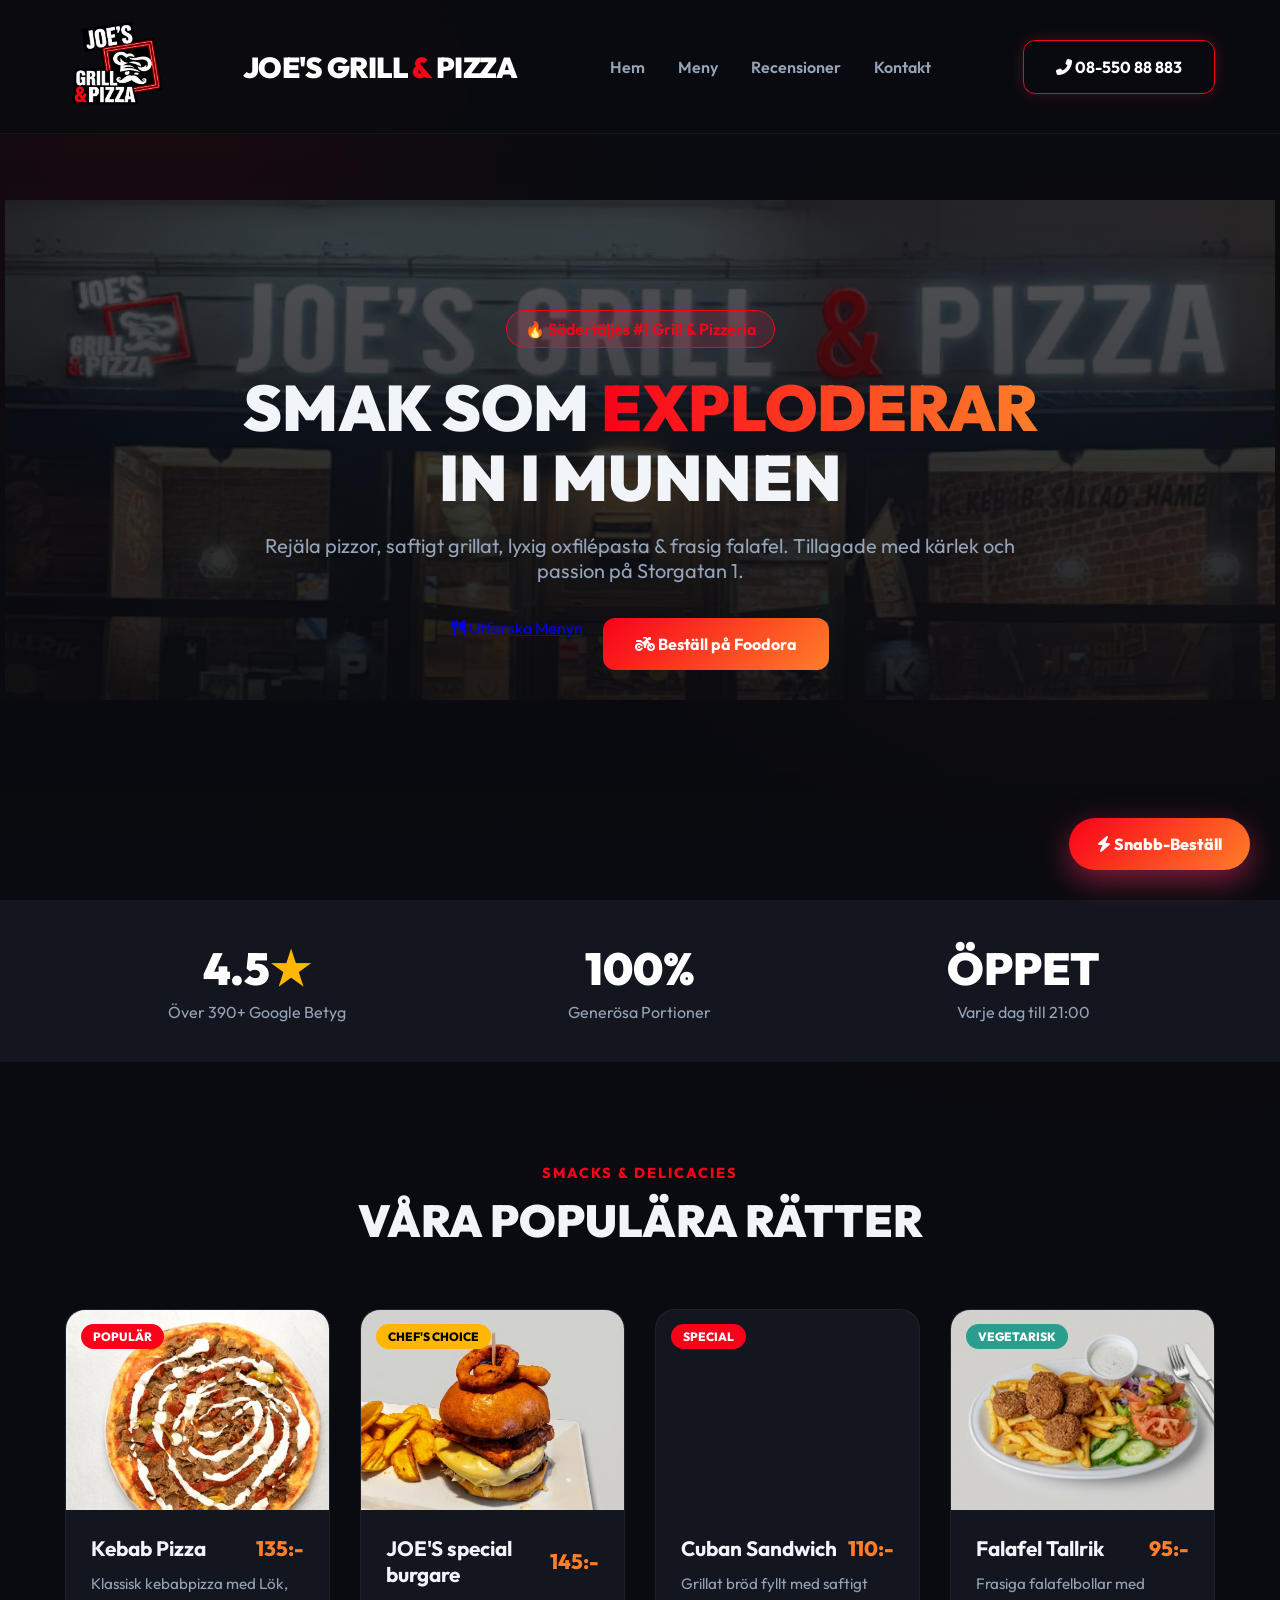
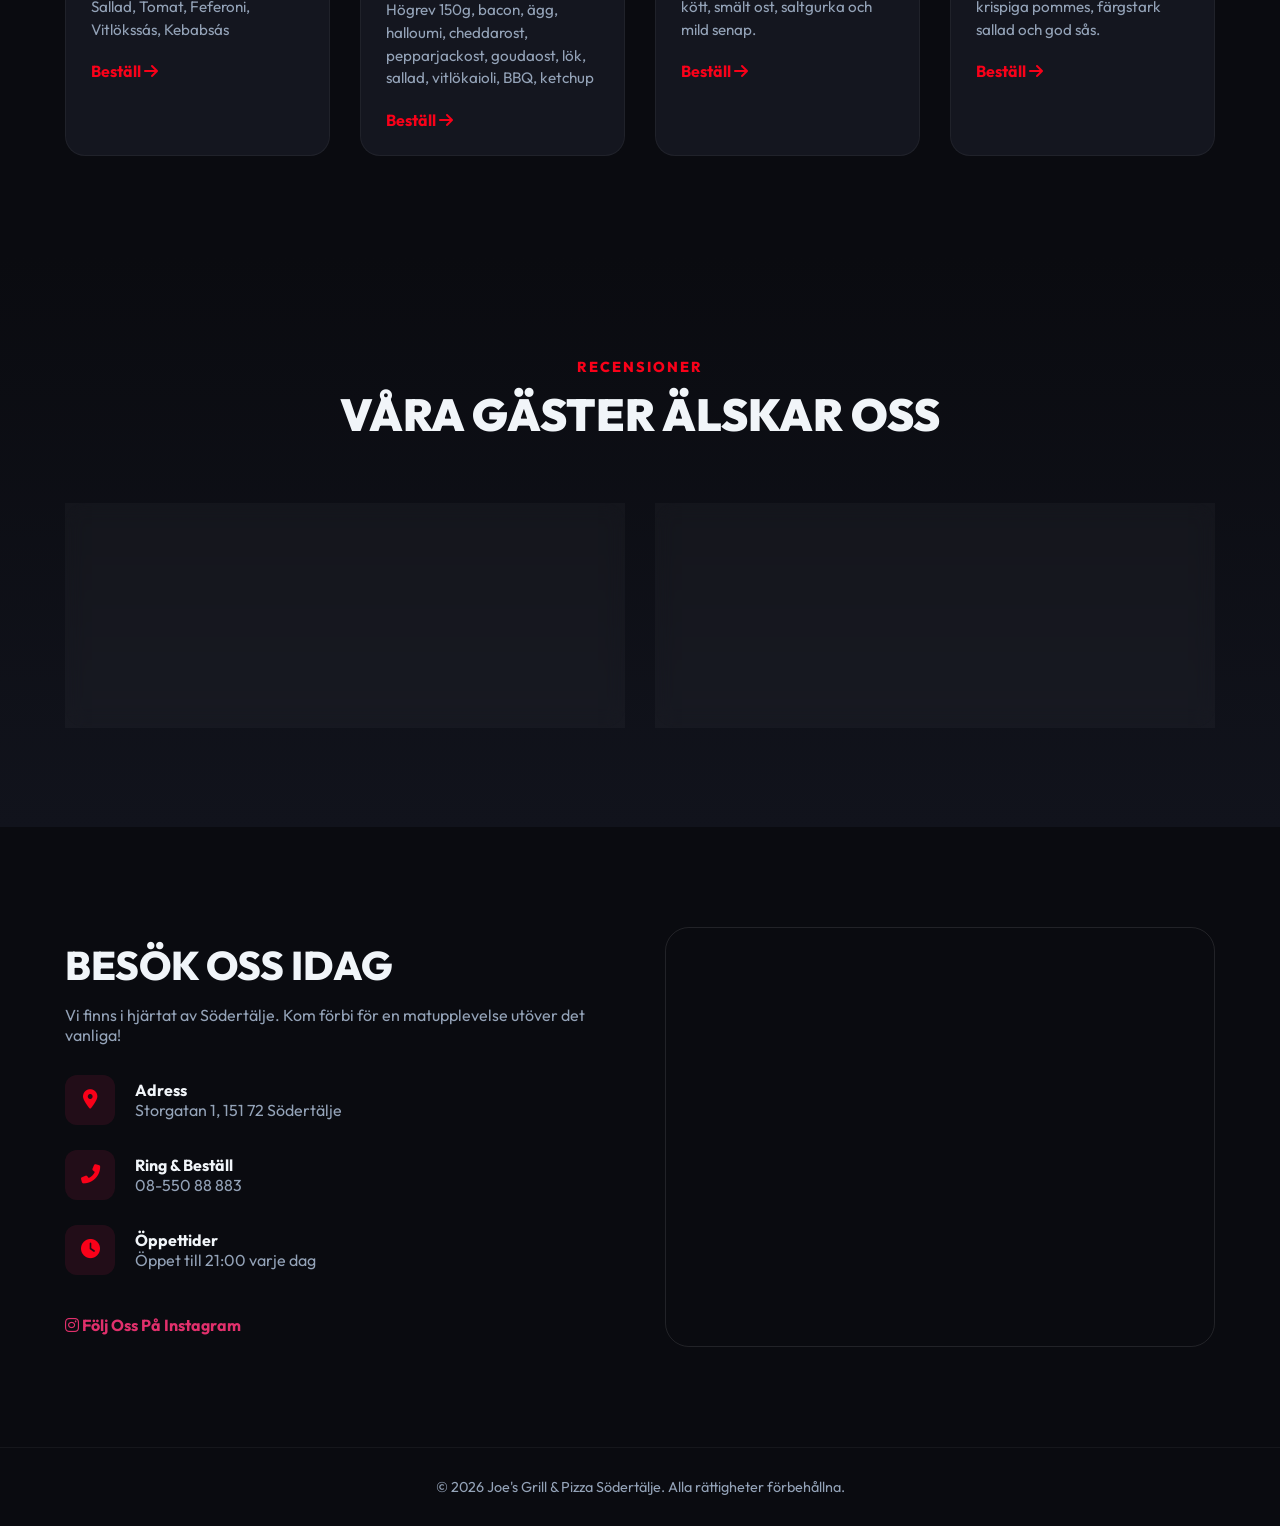
<file: index.html>
<!DOCTYPE html>
<html lang="sv">
<head>
    <meta charset="UTF-8">
    <meta name="viewport" content="width=device-width, initial-scale=1.0">
    <title>JOE'S GRILL & PIZZA | Ultimate Food Experience</title>
    
    <!-- CSS Style -->
    <link rel="stylesheet" href="style.css">
    
    <!-- Icons & Fonts -->
    <link rel="stylesheet" href="https://cdnjs.cloudflare.com/ajax/libs/font-awesome/6.4.0/css/all.min.css">
    <link href="https://fonts.googleapis.com/css2?family=Outfit:wght@300;400;600;800;900&display=swap" rel="stylesheet">
    
    <!-- AOS Animation Library -->
    <link href="https://unpkg.com/aos@2.3.1/dist/aos.css" rel="stylesheet">
</head>
<body>

    <!-- Background Glowing Ambient Lights -->
    <div class="ambient-glow glow-1"></div>
    <div class="ambient-glow glow-2"></div>

    <!-- Floating Quick Action Button -->
    <a href="https://www.foodora.se/restaurant/s6gl/joes-grill-and-pizza" target="_blank" class="floating-order-btn">
        <i class="fas fa-bolt"></i> Snabb-Beställ
    </a>

    <!-- Navigation Header -->
    <header id="header">
        <div class="container nav-container">
            <a href="#" class="logo-wrapper">
                <img src="ChatGPT Image 16 sep. 2026 20_05_22.png" alt="Joe's Grill & Pizza Logo" class="brand-logo" width="100">
                <a href="#" class="logo">JOE'S GRILL<span> & </span>PIZZA</a>
            </a>
            <nav class="nav-links">
                <a href="#home">Hem</a>
                <a href="#menu">Meny</a>
                <a href="#reviews">Recensioner</a>
                <a href="#contact">Kontakt</a>
            </nav>
            <a href="tel:0855088883" class="btn btn-neon"><i class="fas fa-phone-alt"></i> 08-550 88 883</a>
        </div>
    </header>

    <!-- Hero Section -->
    <section id="home" class="hero">
        <div class="hero-overlay"></div>
        <div class="container hero-content" data-aos="zoom-out" data-aos-duration="1000">
            <div class="badge">🔥 Södertäljes #1 Grill & Pizzeria</div>
            <h1>SMAK SOM <span class="text-gradient">EXPLODERAR</span> IN I MUNNEN</h1>
            <p>Rejäla pizzor, saftigt grillat, lyxig oxfilépasta & frasig falafel. Tillagade med kärlek och passion på Storgatan 1.</p>
            <div class="hero-actions">
                <a href="#menu" ><i class="fas fa-utensils"></i> Utforska Menyn</a>
                <a href="https://www.foodora.se/restaurant/s6gl/joes-grill-and-pizza?utm_campaign=google_reserve_place_order_action_CH-SEO_" target="_blank" class="btn btn-glow"><i class="fas fa-motorcycle"></i> Beställ på Foodora</a>
            </div>
        </div>
    </section>

    <!-- Interactive Counter Stats -->
    <section class="stats-bar">
        <div class="container stats-grid">
            <div class="stat-item" data-aos="fade-up" data-aos-delay="100">
                <h2 class="counter">4.5<span class="star-gold">★</span></h2>
                <p>Över 390+ Google Betyg</p>
            </div>
            <div class="stat-item" data-aos="fade-up" data-aos-delay="200">
                <h2>100%</h2>
                <p>Generösa Portioner</p>
            </div>
            <div class="stat-item" data-aos="fade-up" data-aos-delay="300">
                <h2>ÖPPET</h2>
                <p>Varje dag till 21:00</p>
            </div>
        </div>
    </section>

    <!-- Interactive Menu Section -->
    <section id="menu" class="menu-section">
        <div class="container">
            <div class="section-header" data-aos="fade-up">
                <span class="sub-title">SMACKS & DELICACIES</span>
                <h2>VÅRA POPULÄRA RÄTTER</h2>
            </div>

            <div class="menu-grid">
                
                <!-- Card 1 -->
                <div class="food-card" data-aos="flip-left" data-aos-delay="100">
                    <div class="card-img" style="background-image: url('kebbab.png');">
                        <span class="tag">POPULÄR</span>
                    </div>
                    <div class="card-content">
                        <div class="card-title-price">
                            <h3>Kebab Pizza</h3>
                            <span class="price">135:-</span>
                        </div>
                        <p>Klassisk kebabpizza med Lök, Sallad, Tomat, Feferoni, Vitlökssás, Kebabsás</p>
                        <a href="https://www.foodora.se/restaurant/s6gl/joes-grill-and-pizza?utm_campaign=google_reserve_place_order_action_CH-SEO_" target="_blank" class="btn-card">Beställ <i class="fas fa-arrow-right"></i></a>
                    </div>
                </div>

                <!-- Card 2 -->
                <div class="food-card" data-aos="flip-left" data-aos-delay="200">
                    <div class="card-img" style="background-image: url('image.png');">
                        <span class="tag gold">CHEF'S CHOICE</span>
                    </div>
                    <div class="card-content">
                        <div class="card-title-price">
                            <h3>JOE'S special burgare</h3>
                            <span class="price">145:-</span>
                        </div>
                        <p>Högrev 150g, bacon, ägg, halloumi, cheddarost, pepparjackost, goudaost, lök, sallad, vitlökaioli, BBQ, ketchup</p>
                        <a href="https://www.foodora.se/restaurant/s6gl/joes-grill-and-pizza?utm_campaign=google_reserve_place_order_action_CH-SEO_" target="_blank" class="btn-card">Beställ <i class="fas fa-arrow-right"></i></a>
                    </div>
                </div>

                <!-- Card 3 -->
                <div class="food-card" data-aos="flip-left" data-aos-delay="300">
                    <div class="card-img" style="background-image: url('https://images.unsplash.com/photo-1528735602780-2552fd46c7af?auto=format&fit=crop&w=600&q=80');">
                        <span class="tag">SPECIAL</span>
                    </div>
                    <div class="card-content">
                        <div class="card-title-price">
                            <h3>Cuban Sandwich</h3>
                            <span class="price">110:-</span>
                        </div>
                        <p>Grillat bröd fyllt med saftigt kött, smält ost, saltgurka och mild senap.</p>
                        <a href="https://foodoraeu.go.link" class="btn-card">Beställ <i class="fas fa-arrow-right"></i></a>
                    </div>
                </div>

                <!-- Card 4 -->
                <div class="food-card" data-aos="flip-left" data-aos-delay="400">
                    <div class="card-img" style="background-image: url('Gemini_Generated_Image_uucft2uucft2uucf.jpg');">
                        <span class="tag vegan">VEGETARISK</span>
                    </div>
                    <div class="card-content">
                        <div class="card-title-price">
                            <h3>Falafel Tallrik</h3>
                            <span class="price">95:-</span>
                        </div>
                        <p>Frasiga falafelbollar med krispiga pommes, färgstark sallad och god sås.</p>
                        <a href="https://foodoraeu.go.link" class="btn-card">Beställ <i class="fas fa-arrow-right"></i></a>
                    </div>
                </div>

            </div>
        </div>
    </section>

    <!-- Neon Reviews Section -->
    <section id="reviews" class="reviews-section">
        <div class="container">
            <div class="section-header" data-aos="fade-up">
                <span class="sub-title">RECENSIONER</span>
                <h2>VÅRA GÄSTER ÄLSKAR OSS</h2>
            </div>

            <div class="reviews-grid">
                <div class="review-glass" data-aos="fade-right">
                    <div class="stars">★★★★★</div>
                    <p class="quote">"Jag ville äta min första falafel i livet och valde detta stället. Det smakade riktigt gott. Värt ett besök!"</p>
                    <div class="user-info">
                        <i class="fab fa-google google-icon"></i>
                        <div>
                            <h4>UndercoverReviews</h4>
                            <span>Local Guide · Google Review</span>
                        </div>
                    </div>
                </div>

                <div class="review-glass" data-aos="fade-left">
                    <div class="stars">★★★★★</div>
                    <p class="quote">"Rejäla Pizzor! Du går inte hungrig därifrån och mycket gott!"</p>
                    <div class="user-info">
                        <i class="fab fa-google google-icon"></i>
                        <div>
                            <h4>Henrik Svensson</h4>
                            <span>Local Guide · Google Review</span>
                        </div>
                    </div>
                </div>
            </div>
        </div>
    </section>

    <!-- Location & Modern Dark Map Section -->
    <section id="contact" class="contact-section">
        <div class="container contact-grid">
            <div class="contact-card" data-aos="fade-right">
                <h2>BESÖK OSS IDAG</h2>
                <p class="desc">Vi finns i hjärtat av Södertälje. Kom förbi för en matupplevelse utöver det vanliga!</p>
                
                <div class="info-item">
                    <div class="icon-box"><i class="fas fa-map-marker-alt"></i></div>
                    <div>
                        <h4>Adress</h4>
                        <p>Storgatan 1, 151 72 Södertälje</p>
                    </div>
                </div>

                <div class="info-item">
                    <div class="icon-box"><i class="fas fa-phone-alt"></i></div>
                    <div>
                        <h4>Ring & Beställ</h4>
                        <p><a href="tel:0855088883">08-550 88 883</a></p>
                    </div>
                </div>

                <div class="info-item">
                    <div class="icon-box"><i class="fas fa-clock"></i></div>
                    <div>
                        <h4>Öppettider</h4>
                        <p>Öppet till 21:00 varje dag</p>
                    </div>
                </div>

                <a href="https://instagram.com" target="_blank" class="social-btn"><i class="fab fa-instagram"></i> Följ Oss På Instagram</a>
            </div>

            <div class="map-wrap" data-aos="fade-left">
                <iframe 
                    src="https://maps.google.com/maps?q=Storgatan%201,%20S%C3%B6dert%C3%A4lje&t=&z=15&ie=UTF8&iwloc=&output=embed" 
                    width="100%" height="100%" style="border:0; filter: invert(90%) hue-rotate(180deg);" allowfullscreen="" loading="lazy">
                </iframe>
            </div>
        </div>
    </section>

    <footer>
        <div class="container footer-content">
            <p>&copy; 2026 Joe's Grill & Pizza Södertälje. Alla rättigheter förbehållna.</p>
        </div>
    </footer>

    <!-- AOS JS Library for scroll animations -->
    <script src="https://unpkg.com/aos@2.3.1/dist/aos.js"></script>
    <script>
        AOS.init({
            duration: 800,
            once: true
        });
    </script>
</body>
</html>
</file>
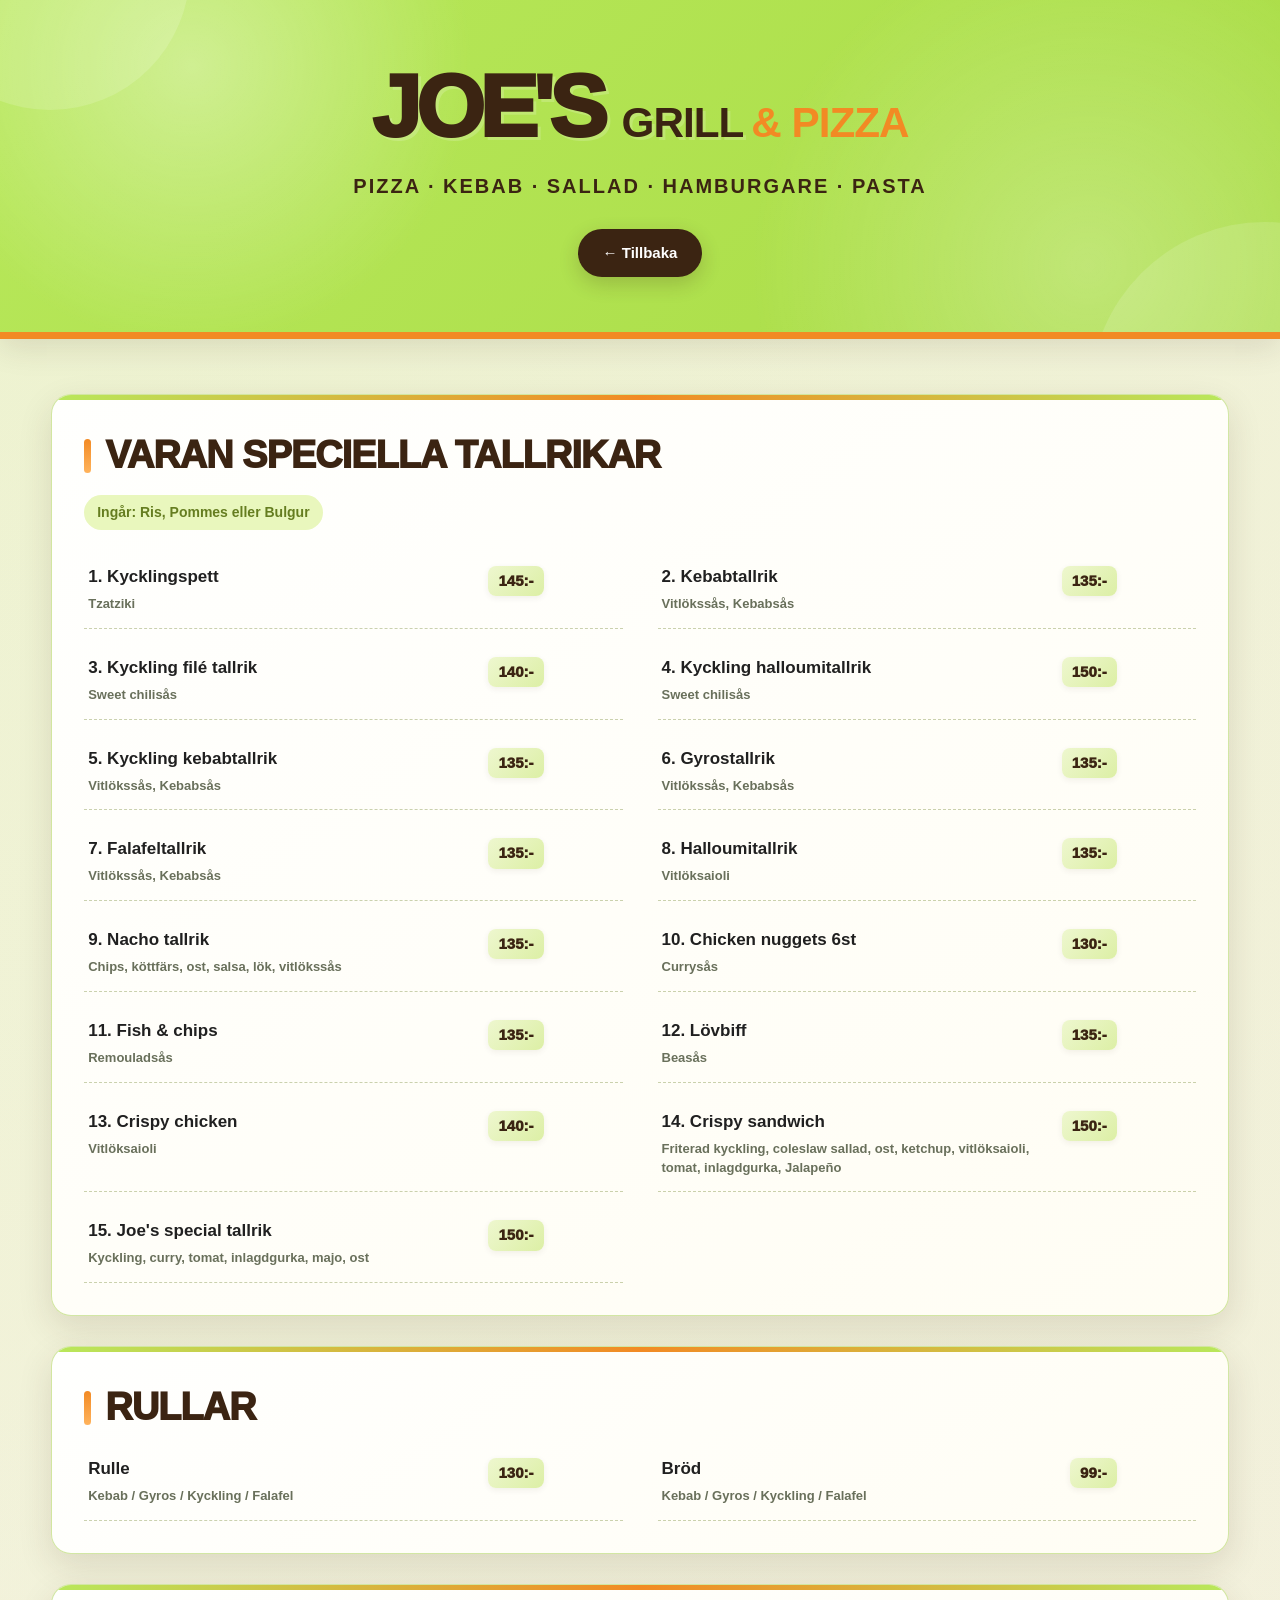
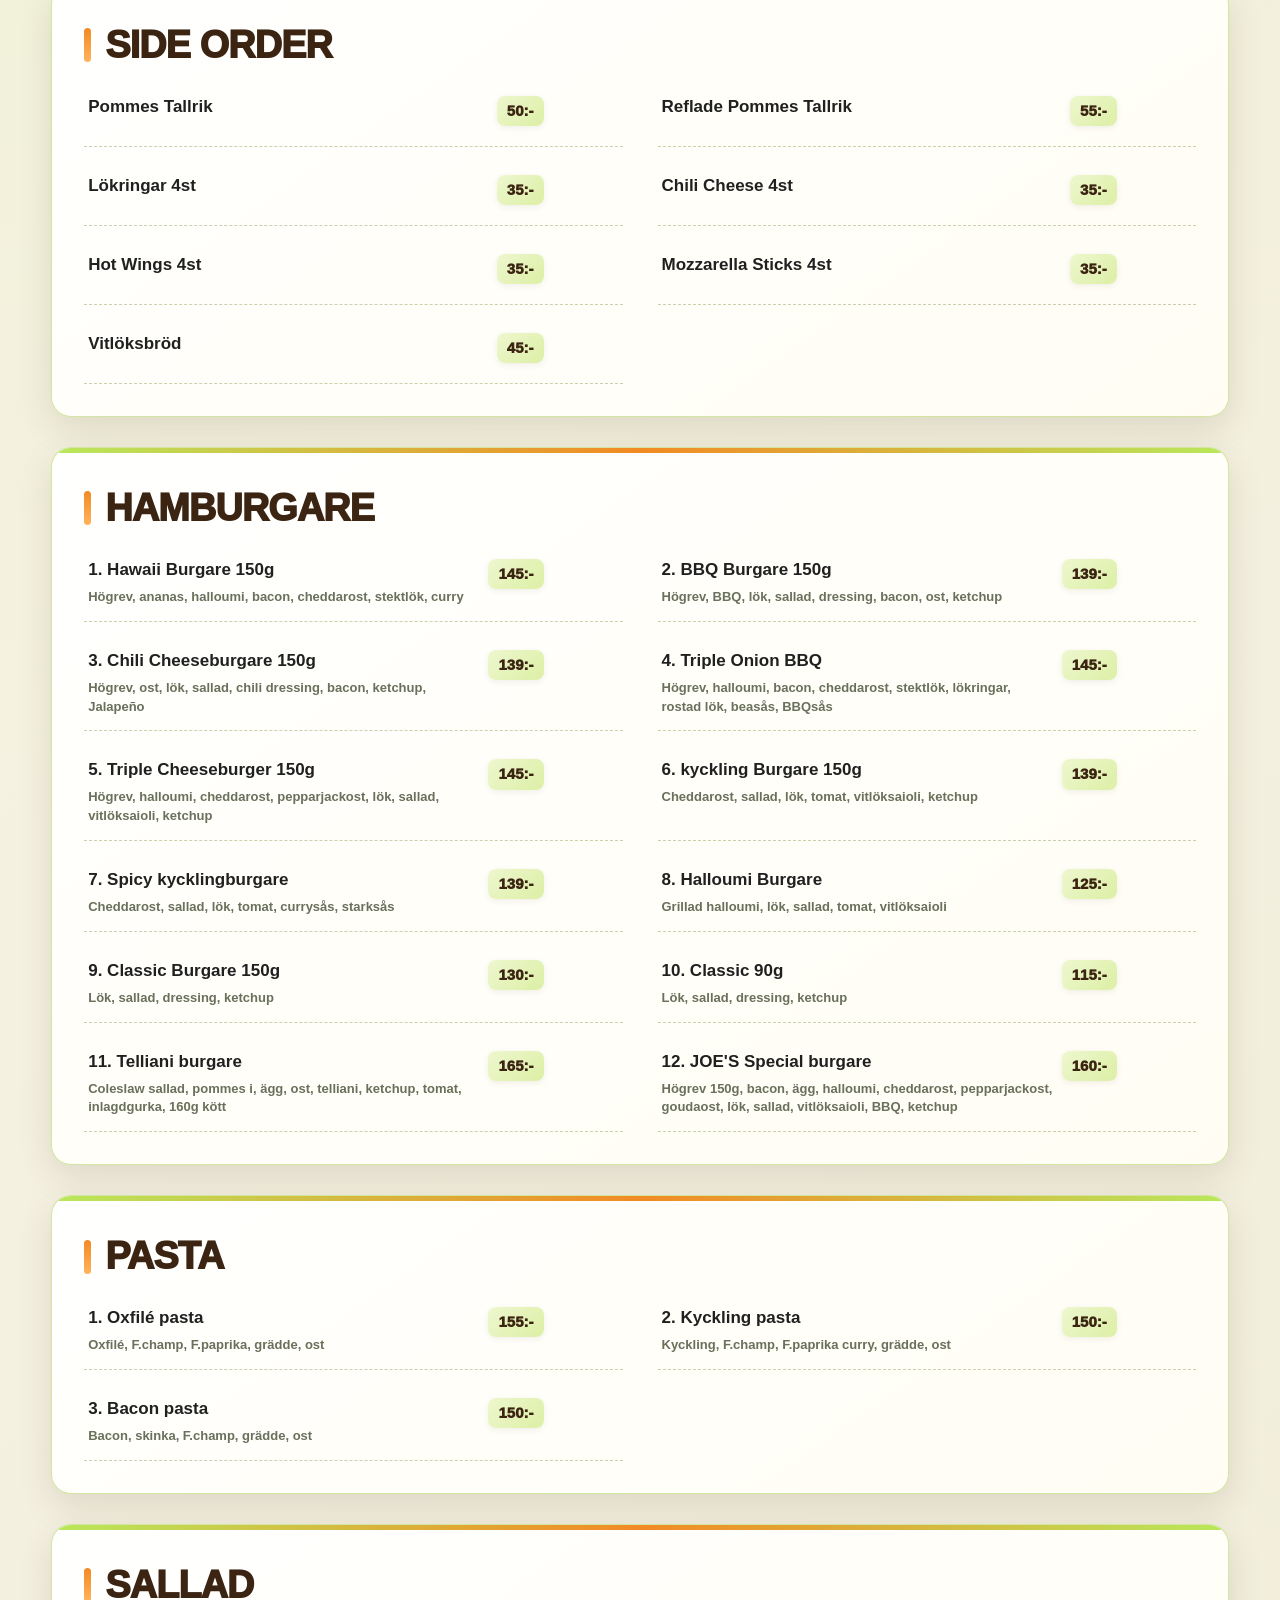
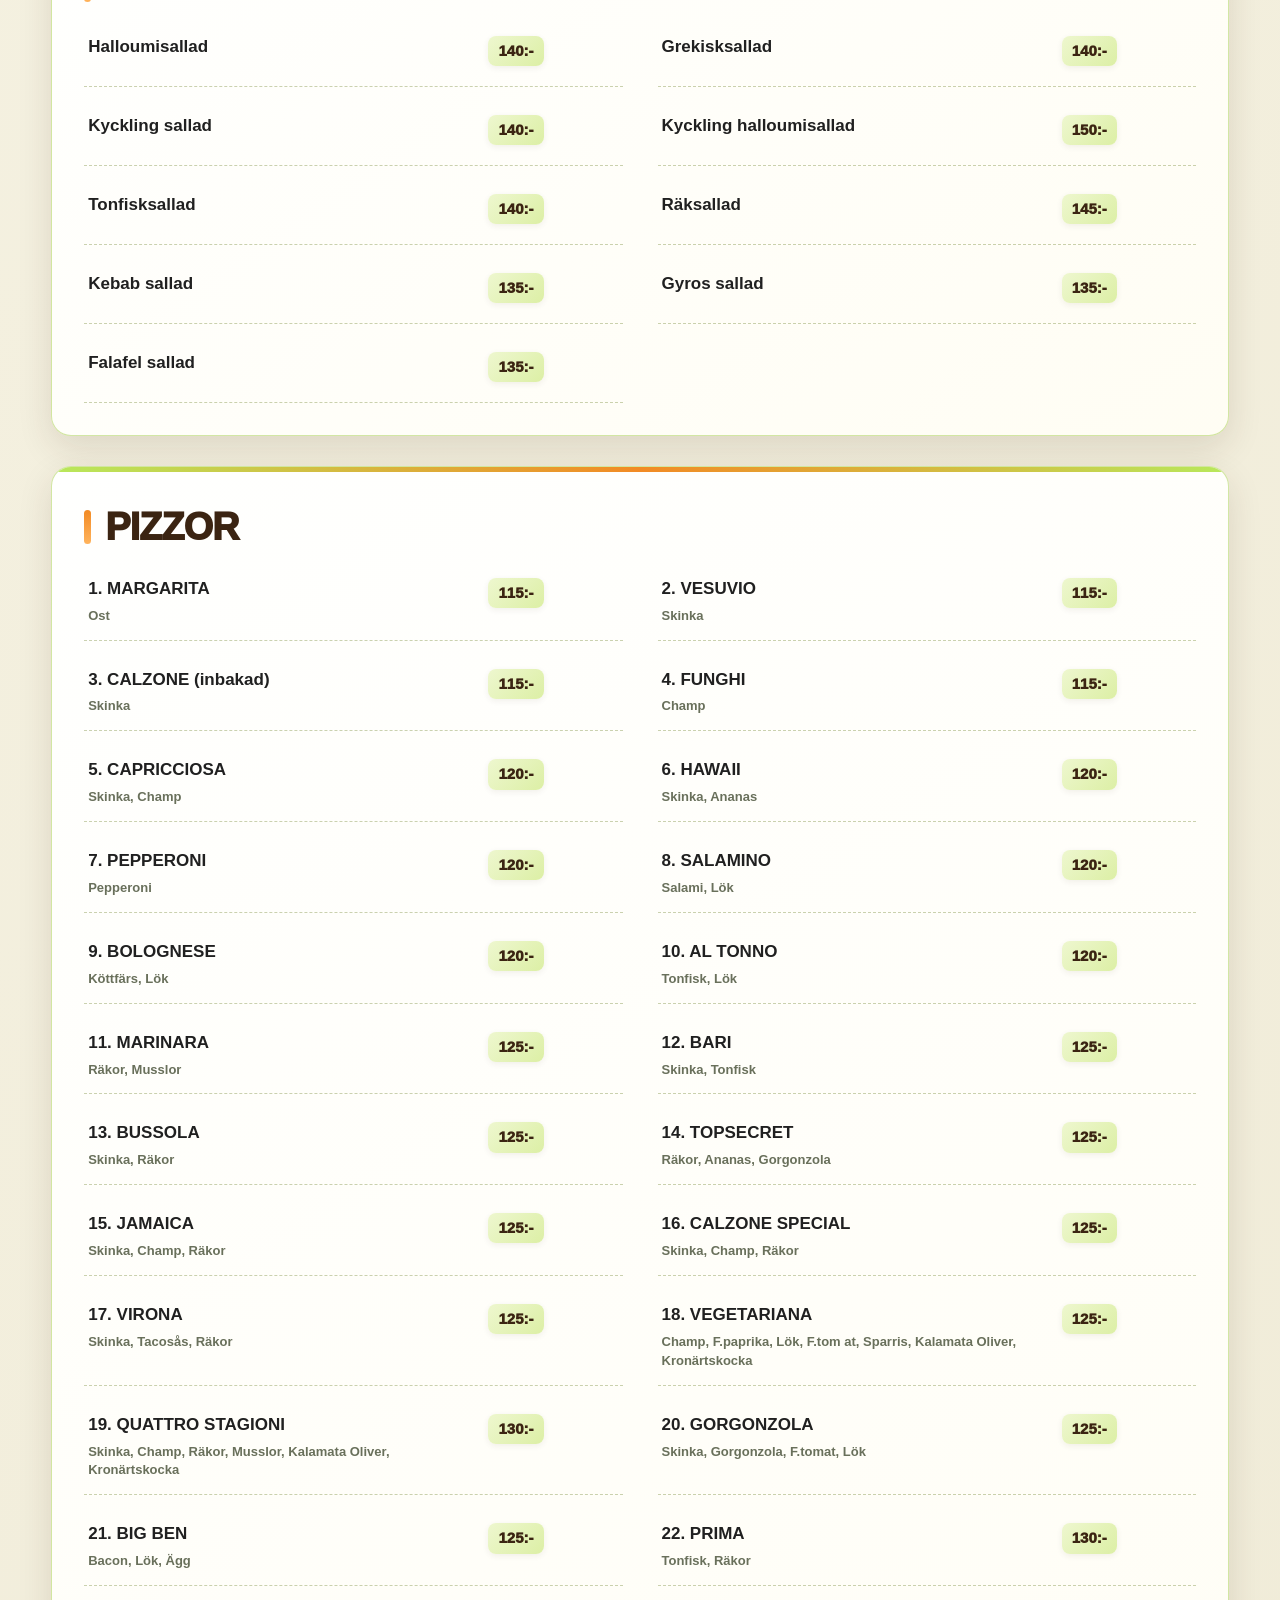
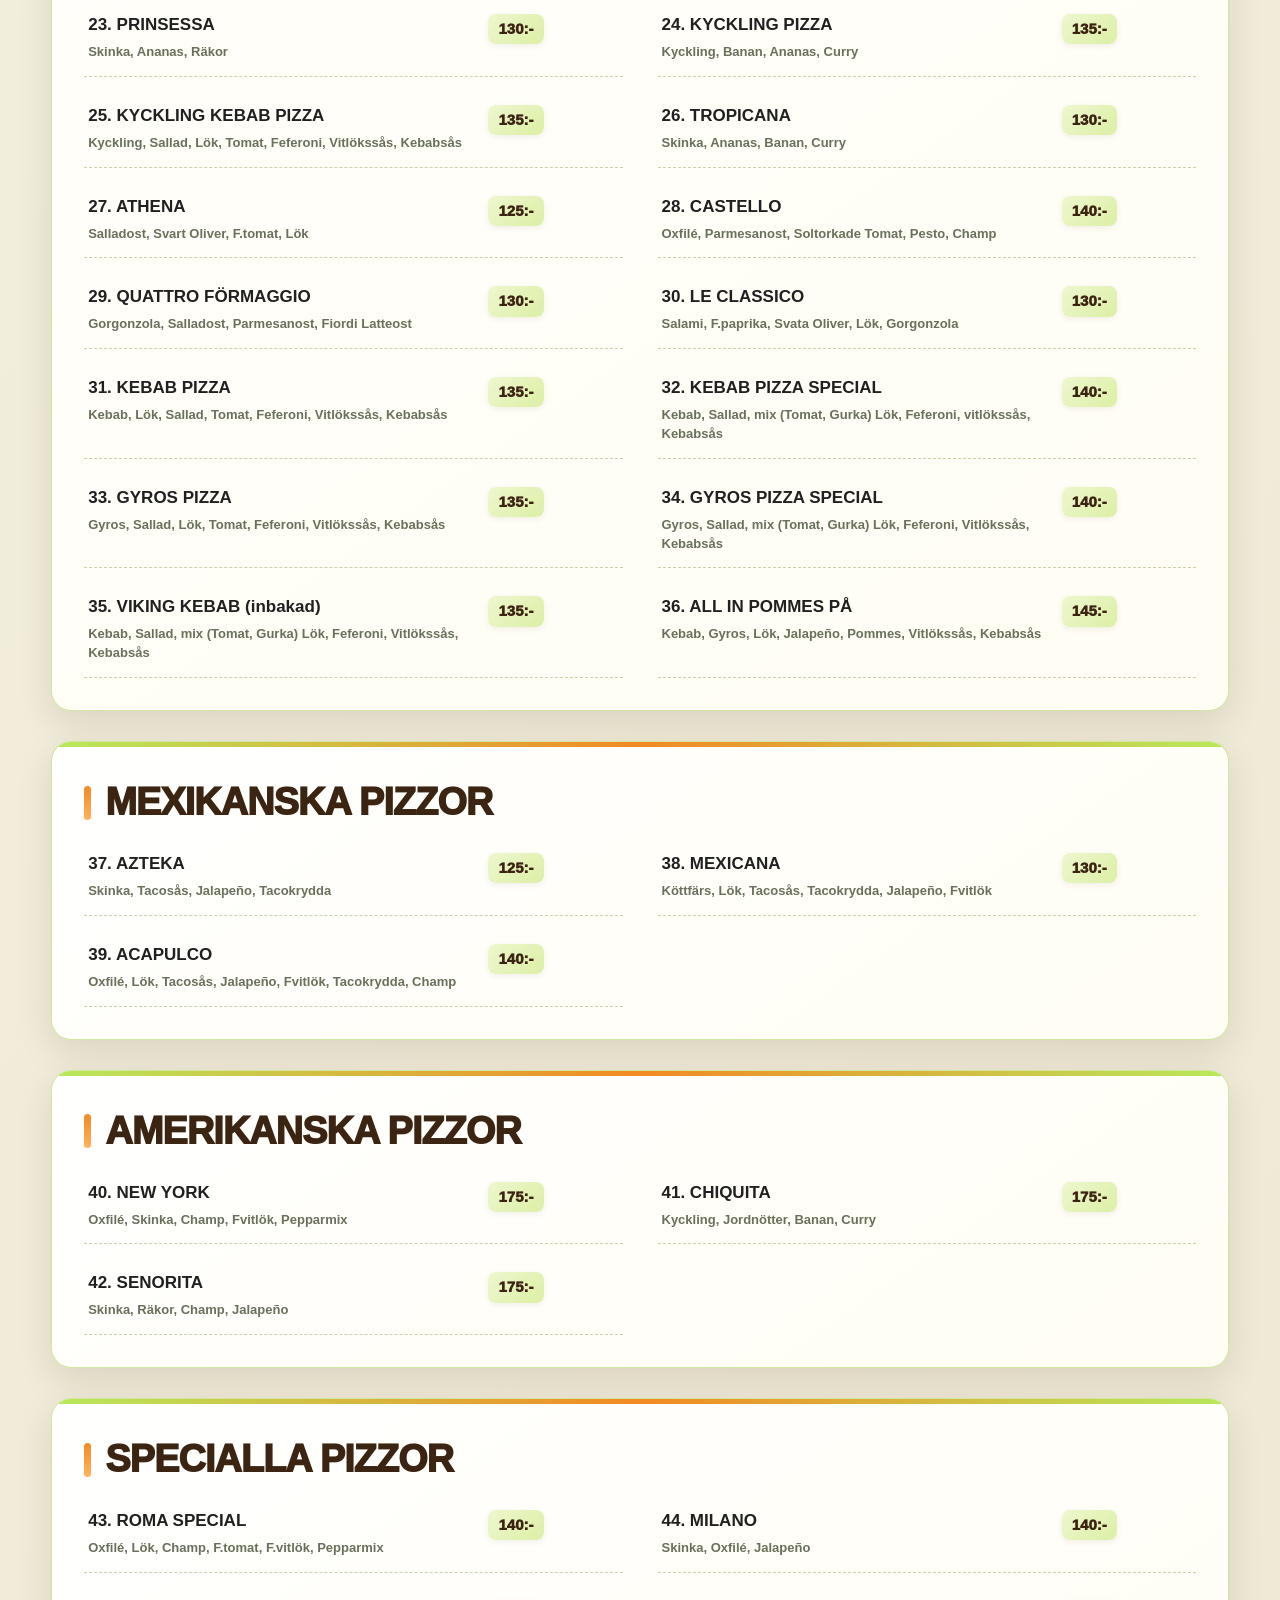
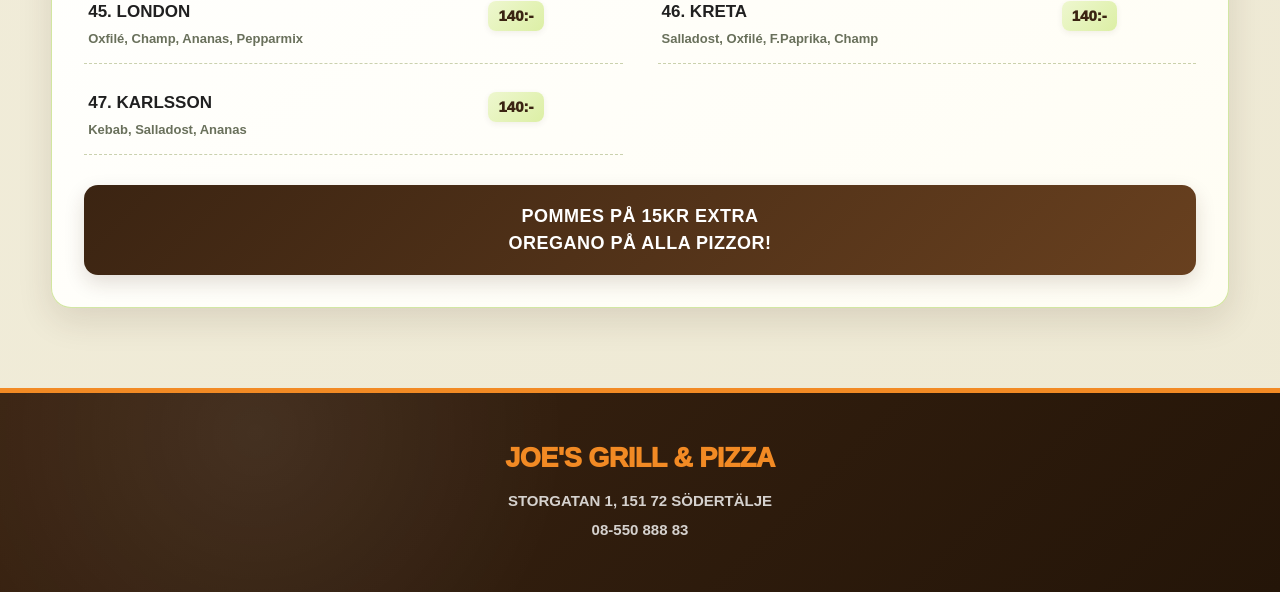
<file: menu.html>
<!DOCTYPE html>
<html lang="sv">
<head>
  <meta charset="UTF-8">
  <meta name="viewport" content="width=device-width, initial-scale=1.0">
  <title>Joe's Grill & Pizza – Meny</title>
  <link rel="stylesheet" href="menu.css">
</head>
<body>

<header class="menu-header">
  <div class="brand">JOE'S <span>GRILL</span><b>&amp; PIZZA</b></div>
  <p>PIZZA · KEBAB · SALLAD · HAMBURGARE · PASTA</p>
  <a class="back-button" href="index.html">← Tillbaka</a>
</header>

<main class="menu">

  <section class="menu-section">
    <h2>VARAN SPECIELLA TALLRIKAR</h2>
    <p class="note">Ingår: Ris, Pommes eller Bulgur</p>
    <div class="items">
      <article><h3>1. Kycklingspett <span>145:-</span></h3><p>Tzatziki</p></article>
      <article><h3>2. Kebabtallrik <span>135:-</span></h3><p>Vitlökssås, Kebabsås</p></article>
      <article><h3>3. Kyckling filé tallrik <span>140:-</span></h3><p>Sweet chilisås</p></article>
      <article><h3>4. Kyckling halloumitallrik <span>150:-</span></h3><p>Sweet chilisås</p></article>
      <article><h3>5. Kyckling kebabtallrik <span>135:-</span></h3><p>Vitlökssås, Kebabsås</p></article>
      <article><h3>6. Gyrostallrik <span>135:-</span></h3><p>Vitlökssås, Kebabsås</p></article>
      <article><h3>7. Falafeltallrik <span>135:-</span></h3><p>Vitlökssås, Kebabsås</p></article>
      <article><h3>8. Halloumitallrik <span>135:-</span></h3><p>Vitlöksaioli</p></article>
      <article><h3>9. Nacho tallrik <span>135:-</span></h3><p>Chips, köttfärs, ost, salsa, lök, vitlökssås</p></article>
      <article><h3>10. Chicken nuggets 6st <span>130:-</span></h3><p>Currysås</p></article>
      <article><h3>11. Fish &amp; chips <span>135:-</span></h3><p>Remouladsås</p></article>
      <article><h3>12. Lövbiff <span>135:-</span></h3><p>Beasås</p></article>
      <article><h3>13. Crispy chicken <span>140:-</span></h3><p>Vitlöksaioli</p></article>
      <article><h3>14. Crispy sandwich <span>150:-</span></h3><p>Friterad kyckling, coleslaw sallad, ost, ketchup, vitlöksaioli, tomat, inlagdgurka, Jalapeño</p></article>
      <article><h3>15. Joe's special tallrik <span>150:-</span></h3><p>Kyckling, curry, tomat, inlagdgurka, majo, ost</p></article>
    </div>
  </section>

  <section class="menu-section">
    <h2>RULLAR</h2>
    <div class="items">
      <article><h3>Rulle <span>130:-</span></h3><p>Kebab / Gyros / Kyckling / Falafel</p></article>
      <article><h3>Bröd <span>99:-</span></h3><p>Kebab / Gyros / Kyckling / Falafel</p></article>
    </div>
  </section>

  <section class="menu-section">
    <h2>SIDE ORDER</h2>
    <div class="items two-col">
      <article><h3>Pommes Tallrik <span>50:-</span></h3></article>
      <article><h3>Reflade Pommes Tallrik <span>55:-</span></h3></article>
      <article><h3>Lökringar 4st <span>35:-</span></h3></article>
      <article><h3>Chili Cheese 4st <span>35:-</span></h3></article>
      <article><h3>Hot Wings 4st <span>35:-</span></h3></article>
      <article><h3>Mozzarella Sticks 4st <span>35:-</span></h3></article>
      <article><h3>Vitlöksbröd <span>45:-</span></h3></article>
    </div>
  </section>

  <section class="menu-section">
    <h2>HAMBURGARE</h2>
    <div class="items">
      <article><h3>1. Hawaii Burgare 150g <span>145:-</span></h3><p>Högrev, ananas, halloumi, bacon, cheddarost, stektlök, curry</p></article>
      <article><h3>2. BBQ Burgare 150g <span>139:-</span></h3><p>Högrev, BBQ, lök, sallad, dressing, bacon, ost, ketchup</p></article>
      <article><h3>3. Chili Cheeseburgare 150g <span>139:-</span></h3><p>Högrev, ost, lök, sallad, chili dressing, bacon, ketchup, Jalapeño</p></article>
      <article><h3>4. Triple Onion BBQ <span>145:-</span></h3><p>Högrev, halloumi, bacon, cheddarost, stektlök, lökringar, rostad lök, beasås, BBQsås</p></article>
      <article><h3>5. Triple Cheeseburger 150g <span>145:-</span></h3><p>Högrev, halloumi, cheddarost, pepparjackost, lök, sallad, vitlöksaioli, ketchup</p></article>
      <article><h3>6. kyckling Burgare 150g <span>139:-</span></h3><p>Cheddarost, sallad, lök, tomat, vitlöksaioli, ketchup</p></article>
      <article><h3>7. Spicy kycklingburgare <span>139:-</span></h3><p>Cheddarost, sallad, lök, tomat, currysås, starksås</p></article>
      <article><h3>8. Halloumi Burgare <span>125:-</span></h3><p>Grillad halloumi, lök, sallad, tomat, vitlöksaioli</p></article>
      <article><h3>9. Classic Burgare 150g <span>130:-</span></h3><p>Lök, sallad, dressing, ketchup</p></article>
      <article><h3>10. Classic 90g <span>115:-</span></h3><p>Lök, sallad, dressing, ketchup</p></article>
      <article><h3>11. Telliani burgare <span>165:-</span></h3><p>Coleslaw sallad, pommes i, ägg, ost, telliani, ketchup, tomat, inlagdgurka, 160g kött</p></article>
      <article><h3>12. JOE'S Special burgare <span>160:-</span></h3><p>Högrev 150g, bacon, ägg, halloumi, cheddarost, pepparjackost, goudaost, lök, sallad, vitlöksaioli, BBQ, ketchup</p></article>
    </div>
  </section>

  <section class="menu-section">
    <h2>PASTA</h2>
    <div class="items">
      <article><h3>1. Oxfilé pasta <span>155:-</span></h3><p>Oxfilé, F.champ, F.paprika, grädde, ost</p></article>
      <article><h3>2. Kyckling pasta <span>150:-</span></h3><p>Kyckling, F.champ, F.paprika curry, grädde, ost</p></article>
      <article><h3>3. Bacon pasta <span>150:-</span></h3><p>Bacon, skinka, F.champ, grädde, ost</p></article>
    </div>
  </section>

  <section class="menu-section">
    <h2>SALLAD</h2>
    <div class="items two-col">
      <article><h3>Halloumisallad <span>140:-</span></h3></article>
      <article><h3>Grekisksallad <span>140:-</span></h3></article>
      <article><h3>Kyckling sallad <span>140:-</span></h3></article>
      <article><h3>Kyckling halloumisallad <span>150:-</span></h3></article>
      <article><h3>Tonfisksallad <span>140:-</span></h3></article>
      <article><h3>Räksallad <span>145:-</span></h3></article>
      <article><h3>Kebab sallad <span>135:-</span></h3></article>
      <article><h3>Gyros sallad <span>135:-</span></h3></article>
      <article><h3>Falafel sallad <span>135:-</span></h3></article>
    </div>
  </section>

  <section class="menu-section">
    <h2>PIZZOR</h2>
    <div class="items pizza-grid">
      <article><h3>1. MARGARITA <span>115:-</span></h3><p>Ost</p></article>
      <article><h3>2. VESUVIO <span>115:-</span></h3><p>Skinka</p></article>
      <article><h3>3. CALZONE (inbakad) <span>115:-</span></h3><p>Skinka</p></article>
      <article><h3>4. FUNGHI <span>115:-</span></h3><p>Champ</p></article>
      <article><h3>5. CAPRICCIOSA <span>120:-</span></h3><p>Skinka, Champ</p></article>
      <article><h3>6. HAWAII <span>120:-</span></h3><p>Skinka, Ananas</p></article>
      <article><h3>7. PEPPERONI <span>120:-</span></h3><p>Pepperoni</p></article>
      <article><h3>8. SALAMINO <span>120:-</span></h3><p>Salami, Lök</p></article>
      <article><h3>9. BOLOGNESE <span>120:-</span></h3><p>Köttfärs, Lök</p></article>
      <article><h3>10. AL TONNO <span>120:-</span></h3><p>Tonfisk, Lök</p></article>
      <article><h3>11. MARINARA <span>125:-</span></h3><p>Räkor, Musslor</p></article>
      <article><h3>12. BARI <span>125:-</span></h3><p>Skinka, Tonfisk</p></article>
      <article><h3>13. BUSSOLA <span>125:-</span></h3><p>Skinka, Räkor</p></article>
      <article><h3>14. TOPSECRET <span>125:-</span></h3><p>Räkor, Ananas, Gorgonzola</p></article>
      <article><h3>15. JAMAICA <span>125:-</span></h3><p>Skinka, Champ, Räkor</p></article>
      <article><h3>16. CALZONE SPECIAL <span>125:-</span></h3><p>Skinka, Champ, Räkor</p></article>
      <article><h3>17. VIRONA <span>125:-</span></h3><p>Skinka, Tacosås, Räkor</p></article>
      <article><h3>18. VEGETARIANA <span>125:-</span></h3><p>Champ, F.paprika, Lök, F.tom at, Sparris, Kalamata Oliver, Kronärtskocka</p></article>
      <article><h3>19. QUATTRO STAGIONI <span>130:-</span></h3><p>Skinka, Champ, Räkor, Musslor, Kalamata Oliver, Kronärtskocka</p></article>
      <article><h3>20. GORGONZOLA <span>125:-</span></h3><p>Skinka, Gorgonzola, F.tomat, Lök</p></article>
      <article><h3>21. BIG BEN <span>125:-</span></h3><p>Bacon, Lök, Ägg</p></article>
      <article><h3>22. PRIMA <span>130:-</span></h3><p>Tonfisk, Räkor</p></article>
      <article><h3>23. PRINSESSA <span>130:-</span></h3><p>Skinka, Ananas, Räkor</p></article>
      <article><h3>24. KYCKLING PIZZA <span>135:-</span></h3><p>Kyckling, Banan, Ananas, Curry</p></article>
      <article><h3>25. KYCKLING KEBAB PIZZA <span>135:-</span></h3><p>Kyckling, Sallad, Lök, Tomat, Feferoni, Vitlökssås, Kebabsås</p></article>
      <article><h3>26. TROPICANA <span>130:-</span></h3><p>Skinka, Ananas, Banan, Curry</p></article>
      <article><h3>27. ATHENA <span>125:-</span></h3><p>Salladost, Svart Oliver, F.tomat, Lök</p></article>
      <article><h3>28. CASTELLO <span>140:-</span></h3><p>Oxfilé, Parmesanost, Soltorkade Tomat, Pesto, Champ</p></article>
      <article><h3>29. QUATTRO FÖRMAGGIO <span>130:-</span></h3><p>Gorgonzola, Salladost, Parmesanost, Fiordi Latteost</p></article>
      <article><h3>30. LE CLASSICO <span>130:-</span></h3><p>Salami, F.paprika, Svata Oliver, Lök, Gorgonzola</p></article>
      <article><h3>31. KEBAB PIZZA <span>135:-</span></h3><p>Kebab, Lök, Sallad, Tomat, Feferoni, Vitlökssås, Kebabsås</p></article>
      <article><h3>32. KEBAB PIZZA SPECIAL <span>140:-</span></h3><p>Kebab, Sallad, mix (Tomat, Gurka) Lök, Feferoni, vitlökssås, Kebabsås</p></article>
      <article><h3>33. GYROS PIZZA <span>135:-</span></h3><p>Gyros, Sallad, Lök, Tomat, Feferoni, Vitlökssås, Kebabsås</p></article>
      <article><h3>34. GYROS PIZZA SPECIAL <span>140:-</span></h3><p>Gyros, Sallad, mix (Tomat, Gurka) Lök, Feferoni, Vitlökssås, Kebabsås</p></article>
      <article><h3>35. VIKING KEBAB (inbakad) <span>135:-</span></h3><p>Kebab, Sallad, mix (Tomat, Gurka) Lök, Feferoni, Vitlökssås, Kebabsås</p></article>
      <article><h3>36. ALL IN POMMES PÅ <span>145:-</span></h3><p>Kebab, Gyros, Lök, Jalapeño, Pommes, Vitlökssås, Kebabsås</p></article>
    </div>
  </section>

  <section class="menu-section">
    <h2>MEXIKANSKA PIZZOR</h2>
    <div class="items">
      <article><h3>37. AZTEKA <span>125:-</span></h3><p>Skinka, Tacosås, Jalapeño, Tacokrydda</p></article>
      <article><h3>38. MEXICANA <span>130:-</span></h3><p>Köttfärs, Lök, Tacosås, Tacokrydda, Jalapeño, Fvitlök</p></article>
      <article><h3>39. ACAPULCO <span>140:-</span></h3><p>Oxfilé, Lök, Tacosås, Jalapeño, Fvitlök, Tacokrydda, Champ</p></article>
    </div>
  </section>

  <section class="menu-section">
    <h2>AMERIKANSKA PIZZOR</h2>
    <div class="items">
      <article><h3>40. NEW YORK <span>175:-</span></h3><p>Oxfilé, Skinka, Champ, Fvitlök, Pepparmix</p></article>
      <article><h3>41. CHIQUITA <span>175:-</span></h3><p>Kyckling, Jordnötter, Banan, Curry</p></article>
      <article><h3>42. SENORITA <span>175:-</span></h3><p>Skinka, Räkor, Champ, Jalapeño</p></article>
    </div>
  </section>

  <section class="menu-section">
    <h2>SPECIALLA PIZZOR</h2>
    <div class="items">
      <article><h3>43. ROMA SPECIAL <span>140:-</span></h3><p>Oxfilé, Lök, Champ, F.tomat, F.vitlök, Pepparmix</p></article>
      <article><h3>44. MILANO <span>140:-</span></h3><p>Skinka, Oxfilé, Jalapeño</p></article>
      <article><h3>45. LONDON <span>140:-</span></h3><p>Oxfilé, Champ, Ananas, Pepparmix</p></article>
      <article><h3>46. KRETA <span>140:-</span></h3><p>Salladost, Oxfilé, F.Paprika, Champ</p></article>
      <article><h3>47. KARLSSON <span>140:-</span></h3><p>Kebab, Salladost, Ananas</p></article>
    </div>
    <p class="extra">POMMES PÅ 15KR EXTRA<br>OREGANO PÅ ALLA PIZZOR!</p>
  </section>

</main>

<footer>
  <strong>JOE'S GRILL &amp; PIZZA</strong>
  <p>STORGATAN 1, 151 72 SÖDERTÄLJE</p>
  <p>08-550 888 83</p>
</footer>

</body>
</html>
</file>
<file: style.css>
/* Dark Futuristic Theme Variables */
:root {
    --bg-dark: #0a0b10;
    --card-bg: #14161f;
    --accent-red: #f90119;
    --accent-orange: #ff7e29;
    --accent-gold: #ffb703;
    --text-light: #f1f5f9;
    --text-dim: #94a3b8;
    --border-glow: rgba(255, 42, 95, 0.2);
}

* {
    margin: 0;
    padding: 0;
    box-sizing: border-box;
    scroll-behavior: smooth;
}

body {
    font-family: 'Outfit', sans-serif;
    background-color: var(--bg-dark);
    color: var(--text-light);
    overflow-x: hidden;
}

/* Glowing Background Orbs */
.ambient-glow {
    position: fixed;
    width: 400px;
    height: 400px;
    border-radius: 50%;
    filter: blur(140px);
    z-index: -1;
    opacity: 0.35;
    pointer-events: none;
}
.glow-1 { top: -50px; left: -50px; background: var(--accent-red); }
.glow-2 { bottom: 10%; right: -50px; background: var(--accent-orange); }

.container {
    max-width: 1200px;
    margin: 0 auto;
    padding: 0 25px;
}

/* Floating Order Button */
.floating-order-btn {
    position: fixed;
    bottom: 30px;
    right: 30px;
    background: linear-gradient(135deg, var(--accent-red), var(--accent-orange));
    color: #fff;
    padding: 16px 28px;
    border-radius: 50px;
    font-weight: 800;
    text-decoration: none;
    box-shadow: 0 10px 30px rgba(255, 42, 95, 0.5);
    z-index: 999;
    transition: all 0.3s ease;
    animation: pulse 2s infinite;
}
.floating-order-btn:hover {
    transform: scale(1.08) translateY(-3px);
    box-shadow: 0 15px 40px rgba(255, 42, 95, 0.8);
}

@keyframes pulse {
    0% { box-shadow: 0 0 0 0 rgba(255, 42, 95, 0.7); }
    70% { box-shadow: 0 0 0 20px rgba(255, 42, 95, 0); }
    100% { box-shadow: 0 0 0 0 rgba(255, 42, 95, 0); }
}

/* Header Navbar */
header {
    position: fixed;
    top: 0;
    width: 100%;
    background: rgba(10, 11, 16, 0.85);
    backdrop-filter: blur(12px);
    border-bottom: 1px solid rgba(255, 255, 255, 0.05);
    z-index: 100;
    padding: 20px 0;
}

.nav-container {
    display: flex;
    justify-content: space-between;
    align-items: center;
}

.logo {
    font-size: 1.8rem;
    font-weight: 900;
    text-decoration: none;
    color: #fff;
    letter-spacing: -0.5px;
}

.logo span {
    color: var(--accent-red);
}

.nav-links a {
    color: var(--text-dim);
    text-decoration: none;
    margin: 0 15px;
    font-weight: 600;
    transition: color 0.3s;
}

.nav-links a:hover {
    color: var(--accent-red);
}

/* Neon Button */
.btn-neon {
    border: 1px solid var(--accent-red);
    color: #fff;
    padding: 10px 22px;
    border-radius: 8px;
    text-decoration: none;
    font-weight: 600;
    transition: all 0.3s ease;
    box-shadow: 0 0 15px rgba(255, 42, 95, 0.2);
}

.btn-neon:hover {
    background: var(--accent-red);
    box-shadow: 0 0 30px rgba(255, 42, 95, 0.6);
}

/* Hero Section */
.hero {
    height: 100vh;
    background: url('background.png') center/cover no-repeat;
    display: flex;
    align-items: center;
    background-size: 1270px 500px;
    position: relative;
    padding-top: 80px;
}

.hero-overlay {
    position: absolute;
    inset: 0;
    background: linear-gradient(180deg, rgba(10,11,16,0.6) 0%, var(--bg-dark) 100%);
}

.hero-content {
    position: relative;
    z-index: 2;
    text-align: center;
    max-width: 850px;
}

.badge {
    display: inline-block;
    padding: 8px 18px;
    background: rgba(255, 42, 95, 0.15);
    border: 1px solid var(--accent-red);
    border-radius: 30px;
    color: var(--accent-red);
    font-weight: 600;
    margin-bottom: 25px;
}

.hero h1 {
    font-size: 4rem;
    font-weight: 900;
    line-height: 1.1;
    margin-bottom: 20px;
}

.text-gradient {
    background: linear-gradient(90deg, var(--accent-red), var(--accent-orange));
    -webkit-background-clip: text;
    -webkit-text-fill-color: transparent;
}

.hero p {
    font-size: 1.25rem;
    color: var(--text-dim);
    margin-bottom: 35px;
}

.hero-actions {
    display: flex;
    gap: 20px;
    justify-content: center;
}

.btn {
    padding: 16px 32px;
    border-radius: 12px;
    font-weight: 700;
    text-decoration: none;
    transition: transform 0.3s;
}

.btn-main {
    background: #fff;
    color: #000;
}

.btn-glow {
    background: linear-gradient(135deg, var(--accent-red), var(--accent-orange));
    color: #fff;
}

.btn:hover {
    transform: translateY(-4px);
}

/* Stats Bar */
.stats-bar {
    background: var(--card-bg);
    padding: 40px 0;
    border-y: 1px solid rgba(255, 255, 255, 0.05);
}

.stats-grid {
    display: grid;
    grid-template-columns: repeat(3, 1fr);
    text-align: center;
}

.stat-item h2 {
    font-size: 2.8rem;
    font-weight: 900;
    color: #fff;
}

.star-gold { color: var(--accent-gold); }

.stat-item p {
    color: var(--text-dim);
    margin-top: 5px;
}

/* Section Header */
.section-header {
    text-align: center;
    margin-bottom: 60px;
}

.sub-title {
    color: var(--accent-red);
    font-weight: 800;
    letter-spacing: 2px;
    font-size: 0.9rem;
}

.section-header h2 {
    font-size: 2.8rem;
    font-weight: 900;
    margin-top: 10px;
}

/* Menu Grid & Cards */
.menu-section {
    padding: 100px 0;
}

.menu-grid {
    display: grid;
    grid-template-columns: repeat(auto-fit, minmax(260px, 1fr));
    gap: 30px;
}

.food-card {
    background: var(--card-bg);
    border-radius: 20px;
    overflow: hidden;
    border: 1px solid rgba(255,255,255,0.05);
    transition: all 0.4s ease;
}

.food-card:hover {
    transform: translateY(-10px);
    border-color: var(--accent-red);
    box-shadow: 0 15px 35px rgba(255, 42, 95, 0.2);
}

.card-img {
    height: 200px;
    background-size: cover;
    background-position: center;
    padding: 15px;
    position: relative;
}

.tag {
    background: var(--accent-red);
    color: #fff;
    padding: 5px 12px;
    font-size: 0.75rem;
    font-weight: 800;
    border-radius: 20px;
}
.tag.gold { background: var(--accent-gold); color: #000; }
.tag.vegan { background: #2a9d8f; }

.card-content {
    padding: 25px;
}

.card-title-price {
    display: flex;
    justify-content: space-between;
    align-items: center;
    margin-bottom: 12px;
}

.card-title-price h3 {
    font-size: 1.3rem;
    font-weight: 700;
}

.price {
    font-size: 1.3rem;
    font-weight: 800;
    color: var(--accent-orange);
}

.card-content p {
    color: var(--text-dim);
    font-size: 0.95rem;
    margin-bottom: 20px;
    line-height: 1.5;
}

.btn-card {
    display: inline-block;
    color: var(--accent-red);
    font-weight: 700;
    text-decoration: none;
    transition: gap 0.3s;
}

.btn-card:hover {
    color: #fff;
}

/* Reviews Section (Glassmorphism) */
.reviews-section {
    padding: 100px 0;
    background: linear-gradient(180deg, var(--bg-dark) 0%, #11131c 100%);
}

.reviews-grid {
    display: grid;
    grid-template-columns: repeat(auto-fit, minmax(320px, 1fr));
    gap: 30px;
}

.review-glass {
    background: rgba(255, 255, 255, 0.03);
    backdrop-filter: blur(10px);
    border: 1px solid rgba(255, 255, 255, 0.08);
    padding: 35px;
    border-radius: 20px;
}

.stars {
    color: var(--accent-gold);
    font-size: 1.3rem;
    margin-bottom: 15px;
}

.quote {
    font-size: 1.1rem;
    color: #e2e8f0;
    font-style: italic;
    margin-bottom: 25px;
}

.user-info {
    display: flex;
    align-items: center;
    gap: 15px;
}

.google-icon {
    font-size: 2rem;
    color: #ea4335;
}

.user-info h4 {
    font-size: 1rem;
}

.user-info span {
    font-size: 0.85rem;
    color: var(--text-dim);
}

/* Contact Grid */
.contact-section {
    padding: 100px 0;
}

.contact-grid {
    display: grid;
    grid-template-columns: 1fr 1fr;
    gap: 50px;
    align-items: center;
}

.contact-card h2 {
    font-size: 2.5rem;
    font-weight: 800;
    margin-bottom: 15px;
}

.desc {
    color: var(--text-dim);
    margin-bottom: 30px;
}

.info-item {
    display: flex;
    gap: 20px;
    margin-bottom: 25px;
    align-items: center;
}

.icon-box {
    width: 50px;
    height: 50px;
    background: rgba(255, 42, 95, 0.1);
    border-radius: 12px;
    display: flex;
    justify-content: center;
    align-items: center;
    color: var(--accent-red);
    font-size: 1.2rem;
}

.info-item p, .info-item a {
    color: var(--text-dim);
    text-decoration: none;
}

.social-btn {
    display: inline-block;
    margin-top: 15px;
    color: #e1306c;
    font-weight: 700;
    text-decoration: none;
}

.map-wrap {
    height: 420px;
    border-radius: 24px;
    overflow: hidden;
    border: 1px solid rgba(255, 255, 255, 0.1);
}

/* Footer */
footer {
    padding: 30px 0;
    text-align: center;
    border-top: 1px solid rgba(255, 255, 255, 0.05);
    color: var(--text-dim);
    font-size: 0.9rem;
}

/* Responsive */
@media (max-width: 900px) {
    .contact-grid { grid-template-columns: 1fr; }
    .hero h1 { font-size: 2.8rem; }
    .stats-grid { grid-template-columns: 1fr; gap: 30px; }
    .nav-links { display: none; }
}
</file>
<file: menu.css>
/* =========================================================
   JOE'S GRILL & PIZZA — PREMIUM MENU DESIGN
   ========================================================= */

* {
  box-sizing: border-box;
  margin: 0;
  padding: 0;
}

:root {
  --green: #b8e85b;
  --green-light: #e9f7bd;
  --green-dark: #657d20;

  --brown: #3b2412;
  --brown-light: #68401f;

  --orange: #f28a24;
  --orange-light: #ffb35c;

  --cream: #fffdf4;
  --cream-dark: #f4eedc;

  --text: #202020;
  --muted: #69705b;

  --white: #ffffff;

  --shadow-sm: 0 4px 15px rgba(59, 36, 18, 0.08);
  --shadow-md: 0 12px 35px rgba(59, 36, 18, 0.12);
  --shadow-lg: 0 25px 60px rgba(59, 36, 18, 0.18);

  --radius: 20px;
}

html {
  scroll-behavior: smooth;
}

body {
  min-height: 100vh;

  font-family:
    Inter,
    Arial,
    Helvetica,
    sans-serif;

  background:
    radial-gradient(
      circle at top left,
      rgba(184, 232, 91, 0.18),
      transparent 35%
    ),
    linear-gradient(
      135deg,
      #f8f5e7,
      #eee9d4
    );

  color: var(--text);

  line-height: 1.5;
}


/* =========================================================
   HEADER
   ========================================================= */

.menu-header {
  position: relative;

  padding: 65px 20px 55px;

  text-align: center;

  overflow: hidden;

  background:
    radial-gradient(
      circle at 15% 20%,
      rgba(255, 255, 255, 0.35),
      transparent 25%
    ),
    radial-gradient(
      circle at 85% 80%,
      rgba(255, 255, 255, 0.25),
      transparent 30%
    ),
    linear-gradient(
      135deg,
      #b8e85b,
      #a9dc45
    );

  border-bottom: 7px solid var(--orange);

  box-shadow:
    0 8px 30px rgba(59, 36, 18, 0.12);
}


/* decorative circles */

.menu-header::before,
.menu-header::after {
  content: "";

  position: absolute;

  border-radius: 50%;

  pointer-events: none;
}

.menu-header::before {
  width: 280px;
  height: 280px;

  top: -170px;
  left: -90px;

  background: rgba(255, 255, 255, 0.15);
}

.menu-header::after {
  width: 350px;
  height: 350px;

  right: -160px;
  bottom: -240px;

  background: rgba(255, 255, 255, 0.13);
}


/* =========================================================
   BRAND
   ========================================================= */

.brand {
  position: relative;
  z-index: 2;

  color: var(--brown);

  font-size: clamp(44px, 8vw, 88px);

  font-weight: 950;

  line-height: 0.95;

  letter-spacing: -5px;

  text-shadow:
    3px 3px 0 rgba(255, 255, 255, 0.18);
}

.brand span {
  font-size: 0.48em;

  letter-spacing: -1px;

  font-weight: 900;
}

.brand b {
  color: var(--orange);

  font-size: 0.48em;

  margin-left: 8px;

  letter-spacing: -1px;

  text-shadow: none;
}


/* subtitle */

.menu-header p {
  position: relative;
  z-index: 2;

  margin: 22px 0 28px;

  color: var(--brown);

  font-size: clamp(14px, 2vw, 20px);

  font-weight: 900;

  letter-spacing: 2px;

  text-transform: uppercase;
}


/* =========================================================
   BACK BUTTON
   ========================================================= */

.back-button {
  position: relative;
  z-index: 2;

  display: inline-flex;

  align-items: center;
  justify-content: center;

  gap: 8px;

  padding: 13px 25px;

  color: white;

  background: var(--brown);

  text-decoration: none;

  border-radius: 999px;

  font-size: 15px;

  font-weight: 800;

  box-shadow:
    0 7px 20px rgba(59, 36, 18, 0.2);

  transition:
    transform 0.25s ease,
    background 0.25s ease,
    box-shadow 0.25s ease;
}

.back-button:hover {
  background: var(--orange);

  transform: translateY(-3px);

  box-shadow:
    0 12px 25px rgba(59, 36, 18, 0.22);
}

.back-button:active {
  transform: translateY(0);
}


/* =========================================================
   MAIN MENU
   ========================================================= */

.menu {
  width: min(1250px, 92%);

  margin: 55px auto 80px;

  display: grid;

  gap: 30px;
}


/* =========================================================
   MENU SECTIONS
   ========================================================= */

.menu-section {
  position: relative;

  background:
    linear-gradient(
      145deg,
      rgba(255, 255, 255, 0.96),
      rgba(255, 253, 244, 0.96)
    );

  border: 1px solid rgba(166, 207, 77, 0.5);

  border-radius: var(--radius);

  padding: 32px;

  box-shadow: var(--shadow-md);

  overflow: hidden;

  transition:
    transform 0.25s ease,
    box-shadow 0.25s ease;
}

.menu-section:hover {
  transform: translateY(-3px);

  box-shadow: var(--shadow-lg);
}


/* green top line */

.menu-section::before {
  content: "";

  position: absolute;

  top: 0;
  left: 0;

  width: 100%;
  height: 5px;

  background:
    linear-gradient(
      90deg,
      var(--green),
      var(--orange),
      var(--green)
    );
}


/* =========================================================
   SECTION TITLES
   ========================================================= */

.menu-section h2 {
  display: flex;

  align-items: center;

  gap: 14px;

  margin-bottom: 8px;

  color: var(--brown);

  font-size: clamp(25px, 3vw, 38px);

  font-weight: 950;

  letter-spacing: -1px;

  text-transform: uppercase;
}

.menu-section h2::before {
  content: "";

  display: block;

  width: 7px;
  height: 34px;

  flex-shrink: 0;

  border-radius: 20px;

  background:
    linear-gradient(
      to bottom,
      var(--orange),
      var(--orange-light)
    );
}


/* =========================================================
   NOTES
   ========================================================= */

.note {
  display: inline-block;

  margin: 3px 0 22px;

  padding: 7px 13px;

  color: var(--green-dark);

  background: var(--green-light);

  border-radius: 999px;

  font-size: 14px;

  font-style: normal;

  font-weight: 800;
}


/* =========================================================
   ITEMS GRID
   ========================================================= */

.items {
  display: grid;

  grid-template-columns:
    repeat(2, minmax(0, 1fr));

  gap: 14px 35px;
}

.two-col {
  grid-template-columns:
    repeat(2, minmax(0, 1fr));
}

.pizza-grid {
  grid-template-columns:
    repeat(2, minmax(0, 1fr));
}


/* =========================================================
   FOOD ITEM
   ========================================================= */

.items article {
  position: relative;

  min-height: 65px;

  padding: 14px 4px;

  border-bottom:
    1px dashed rgba(105, 125, 32, 0.35);

  transition:
    transform 0.2s ease,
    padding-left 0.2s ease;
}

.items article:hover {
  transform: translateX(4px);

  padding-left: 8px;
}


/* =========================================================
   FOOD NAME
   ========================================================= */

.items h3 {
  margin: 0;

  padding-right: 75px;

  color: var(--text);

  font-size: 17px;

  font-weight: 850;

  line-height: 1.35;
}


/* =========================================================
   PRICE
   ========================================================= */

.items h3 span {
  float: right;

  margin-left: 8px;

  padding: 5px 10px;

  color: var(--brown);

  background:
    linear-gradient(
      135deg,
      #eef7cf,
      #dcefa5
    );

  border-radius: 8px;

  font-size: 15px;

  font-weight: 950;

  white-space: nowrap;

  box-shadow:
    0 2px 6px rgba(59, 36, 18, 0.07);
}


/* =========================================================
   DESCRIPTION
   ========================================================= */

.items p {
  margin: 6px 0 0;

  max-width: 90%;

  color: var(--muted);

  font-size: 13px;

  line-height: 1.45;

  font-style: normal;

  font-weight: 600;
}


/* =========================================================
   EXTRA / SPECIAL NOTICE
   ========================================================= */

.extra {
  margin: 30px 0 0;

  padding: 18px 20px;

  text-align: center;

  color: white;

  background:
    linear-gradient(
      135deg,
      var(--brown),
      var(--brown-light)
    );

  border: none;

  border-radius: 14px;

  font-size: 18px;

  font-weight: 900;

  letter-spacing: 0.5px;

  box-shadow:
    0 8px 20px rgba(59, 36, 18, 0.15);
}


/* =========================================================
   FOOTER
   ========================================================= */

footer {
  position: relative;

  padding: 45px 20px;

  color: white;

  text-align: center;

  background:
    radial-gradient(
      circle at 20% 20%,
      rgba(255, 255, 255, 0.07),
      transparent 30%
    ),
    linear-gradient(
      135deg,
      #3b2412,
      #241508
    );

  border-top:
    5px solid var(--orange);
}

footer strong {
  display: block;

  margin-bottom: 12px;

  color: var(--orange);

  font-size: 27px;

  font-weight: 950;

  letter-spacing: -0.5px;
}

footer p {
  margin: 6px 0;

  color: rgba(255, 255, 255, 0.8);

  font-size: 15px;

  font-weight: 700;
}


/* =========================================================
   SCROLLBAR
   ========================================================= */

::-webkit-scrollbar {
  width: 12px;
}

::-webkit-scrollbar-track {
  background: var(--cream-dark);
}

::-webkit-scrollbar-thumb {
  background:
    linear-gradient(
      var(--green-dark),
      var(--orange)
    );

  border-radius: 20px;

  border: 3px solid var(--cream-dark);
}


/* =========================================================
   SELECTION
   ========================================================= */

::selection {
  color: var(--brown);

  background: var(--green);
}


/* =========================================================
   MOBILE
   ========================================================= */

@media (max-width: 700px) {

  .menu-header {
    padding: 48px 18px 42px;
  }

  .brand {
    font-size: clamp(40px, 13vw, 65px);

    letter-spacing: -3px;
  }

  .menu-header p {
    font-size: 12px;

    letter-spacing: 1px;

    line-height: 1.6;
  }

  .menu {
    width: 94%;

    margin: 30px auto 50px;

    gap: 20px;
  }

  .menu-section {
    padding: 22px 18px;

    border-radius: 16px;
  }

  .menu-section h2 {
    font-size: 23px;
  }

  .menu-section h2::before {
    width: 5px;
    height: 27px;
  }

  .items,
  .two-col,
  .pizza-grid {
    grid-template-columns: 1fr;

    gap: 0;
  }

  .items article {
    padding: 14px 0;
  }

  .items h3 {
    font-size: 16px;

    padding-right: 65px;
  }

  .items h3 span {
    font-size: 14px;

    padding: 4px 8px;
  }

  .items p {
    font-size: 13px;
  }

  .extra {
    font-size: 16px;

    padding: 16px;
  }

  footer {
    padding: 38px 18px;
  }
}


/* =========================================================
   VERY SMALL PHONES
   ========================================================= */

@media (max-width: 420px) {

  .brand {
    font-size: 38px;
  }

  .menu-section {
    padding: 19px 15px;
  }

  .menu-section h2 {
    font-size: 21px;
  }

  .items h3 {
    font-size: 15px;
  }

  .items h3 span {
    font-size: 13px;
  }

  .items p {
    font-size: 12px;
  }
}


/* =========================================================
   REDUCED MOTION
   ========================================================= */

@media (prefers-reduced-motion: reduce) {

  html {
    scroll-behavior: auto;
  }

  *,
  *::before,
  *::after {
    transition: none !important;
  }
}
</file>
